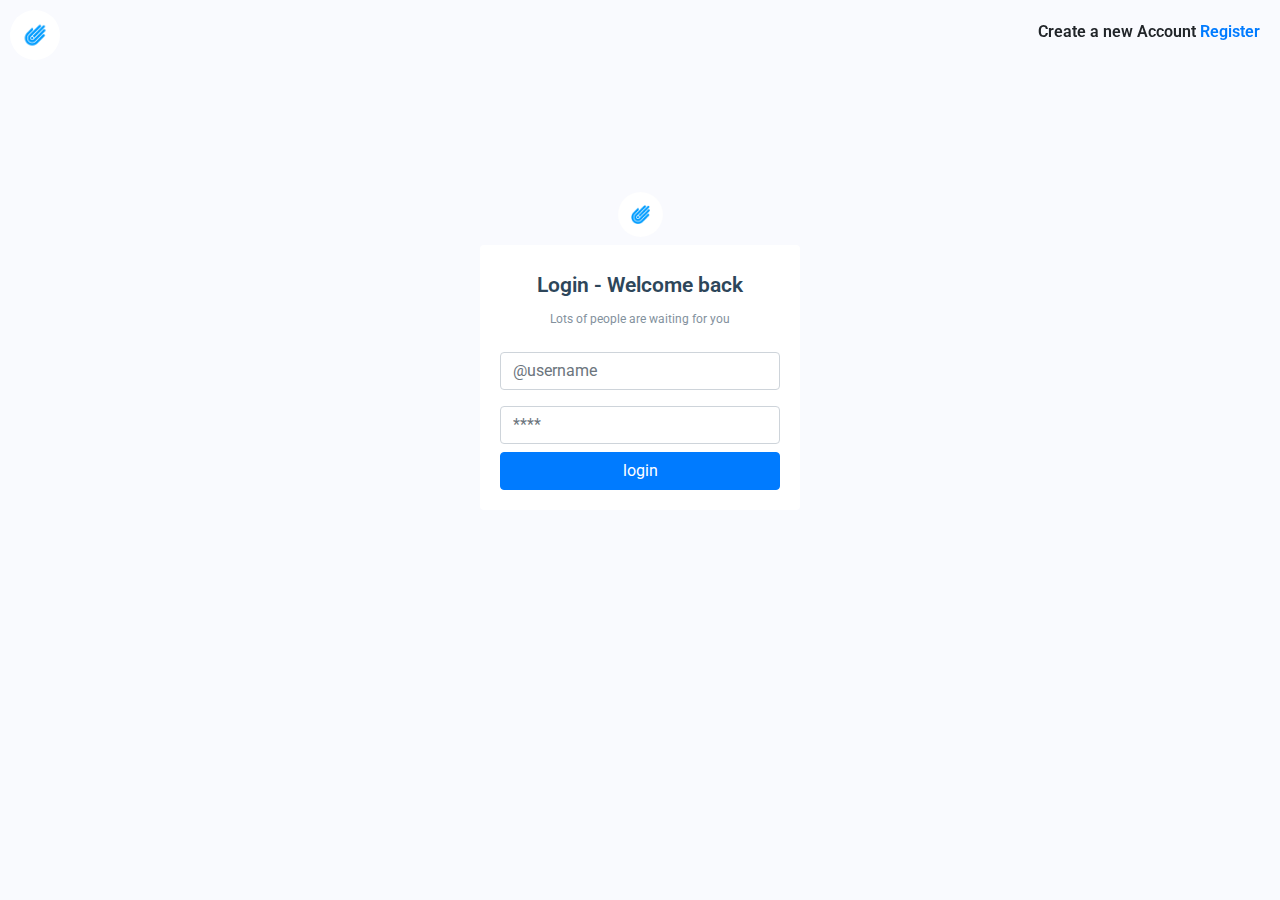
<file: login.html>
<!DOCTYPE html>
<html lang="en">
  <head>
    <meta charset="UTF-8"/>
    <meta name="viewport" content="width=device-width, initial-scale=1.0"/>
    <link rel="preconnect" href="https://fonts.gstatic.com"/>
    <link href="https://fonts.googleapis.com/css2?family=Roboto:wght@300&amp;display=swap" rel="stylesheet"/>
    <link rel="stylesheet" href="css/libs/bootstrap.min.css"/>
    <link rel="stylesheet" href="css/libs/all.min.css"/>
    <link rel="stylesheet" href="css/helpedin.css"/>
    <link rel="stylesheet" href="css/nice-select.css"/>
    <link rel="stylesheet" href="css/waiting.css"/>
    <link rel="icon" href="img/logo.jpg" type="image/jpg" sizes="16x16"/>
  </head>
  <title>Helpedin - Welcome back </title>
  <body>
    <div class="header-login">
      <div class="logo"> <img src="./img/logo.jpg" alt="helpedin logo"/></div>
      <p>Create a new Account <a href="#">Register </a></p>
    </div>
    <!-- login page -->
    <div class="login-block"> 
      <!-- login --><img class="logo mb-2 rounded-circle" src="./img/logo.jpg" alt="logo"/>
      <div class="card border-0 forms">
        <h1 class="py-2 mb-1">Login - Welcome back</h1>
        <p class="desc">Lots of people are waiting for you</p>
        <input class="form-control form-control-md mb-2 mt-2" type="text" name="" placeholder="@username"/>
        <input class="form-control form-control-md mb-2 mt-2" type="password" name="" placeholder="****"/>
        <button class="btn btn-primary btn-md login-btn">login </button>
      </div>
    </div>
    <!-- # login page -->
    <!-- javascript -->
    <script src="./js/libs/jquery.min.js"></script>
    <script src="./js/libs/all.min.js"></script>
    <script src="./js/libs/popper.min.js"></script>
    <script src="./js/libs/bootstrap.min.js"></script>
    <script src="./js/plugin/jquery.nice-select.min.js"></script>
    <script src="./js/plugin/jquery.simpleLoadMore.min.js"> </script>
    <script src="./js/plugin/waiting.js"> </script>
    <script src="./js/plugin/jquery.loading.js"> </script>
    <script src="./js/helpedin.js"></script>
  </body>
</html>
</file>
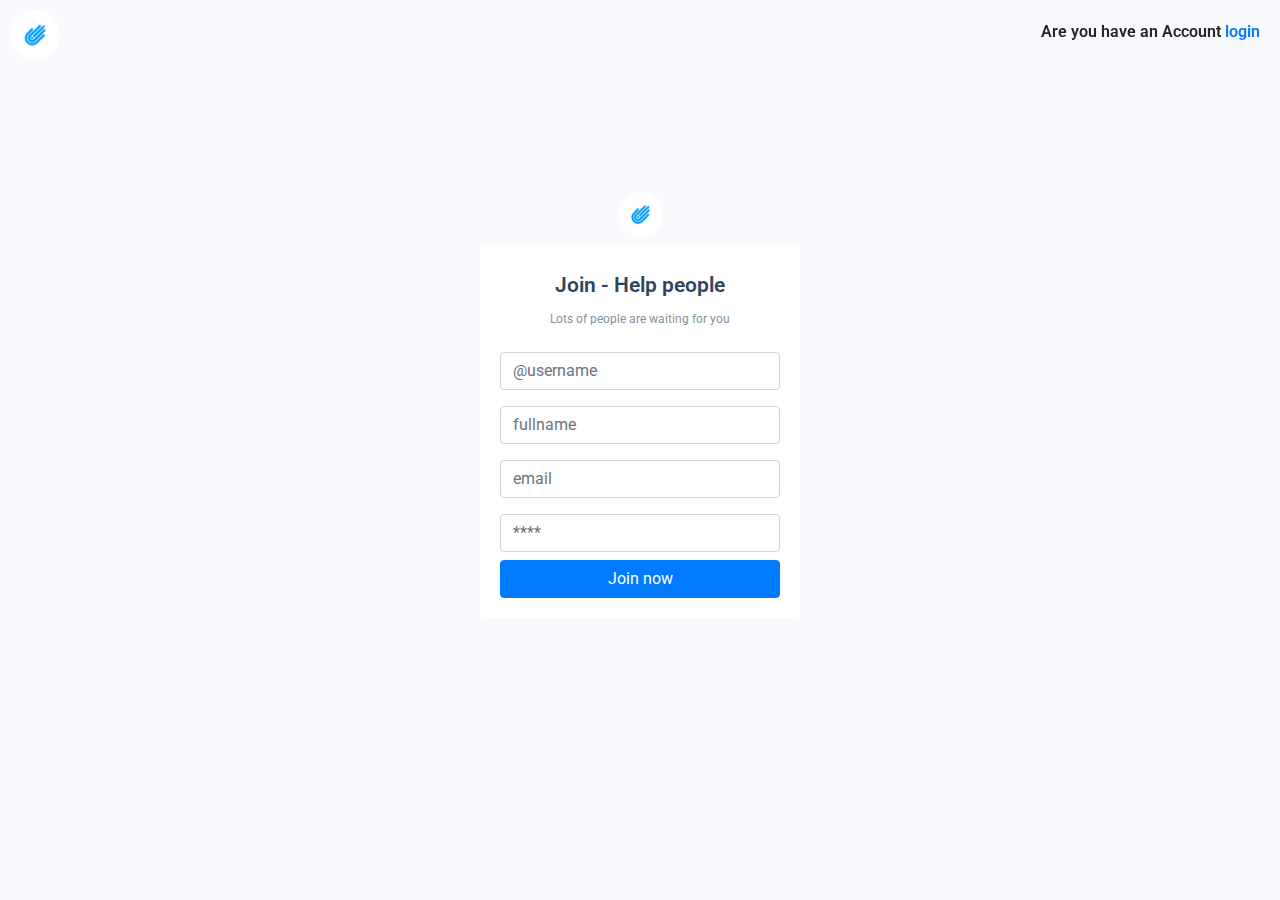
<file: sign.html>
<!DOCTYPE html>
<html lang="en">
  <head>
    <meta charset="UTF-8"/>
    <meta name="viewport" content="width=device-width, initial-scale=1.0"/>
    <link rel="preconnect" href="https://fonts.gstatic.com"/>
    <link href="https://fonts.googleapis.com/css2?family=Roboto:wght@300&amp;display=swap" rel="stylesheet"/>
    <link rel="stylesheet" href="css/libs/bootstrap.min.css"/>
    <link rel="stylesheet" href="css/libs/all.min.css"/>
    <link rel="stylesheet" href="css/helpedin.css"/>
    <link rel="stylesheet" href="css/nice-select.css"/>
    <link rel="stylesheet" href="css/waiting.css"/>
    <link rel="icon" href="img/logo.jpg" type="image/jpg" sizes="16x16"/>
  </head>
  <title>Helpedin - Create a new Account </title>
  <body>
    <div class="header-login">
      <div class="logo"> <img src="./img/logo.jpg" alt="helpedin logo"/></div>
      <p>Are you have an Account <a href="#">login </a></p>
    </div>
    <!-- login page -->
    <div class="login-block"> 
      <!-- login --><img class="logo mb-2 rounded-circle" src="./img/logo.jpg" alt="logo"/>
      <div class="card border-0 forms">
        <h1 class="py-2 mb-1">Join - Help people </h1>
        <p class="desc">Lots of people are waiting for you</p>
        <input class="form-control form-control-md mb-2 mt-2" type="text" name="" placeholder="@username"/>
        <input class="form-control form-control-md mb-2 mt-2" type="text" name="" placeholder="fullname"/>
        <input class="form-control form-control-md mb-2 mt-2" type="email" name="" placeholder="email"/>
        <input class="form-control form-control-md mb-2 mt-2" type="password" name="" placeholder="****"/>
        <button class="btn btn-primary btn-md sign">Join now  </button>
      </div>
    </div>
    <!-- # login page -->
    <!-- javascript -->
    <!-- javascript -->
    <script src="./js/libs/jquery.min.js"></script>
    <script src="./js/libs/all.min.js"></script>
    <script src="./js/libs/popper.min.js"></script>
    <script src="./js/libs/bootstrap.min.js"></script>
    <script src="./js/plugin/jquery.nice-select.min.js"></script>
    <script src="./js/plugin/jquery.simpleLoadMore.min.js"> </script>
    <script src="./js/plugin/waiting.js"> </script>
    <script src="./js/plugin/jquery.loading.js"> </script>
    <script src="./js/helpedin.js"></script>
  </body>
</html>
</file>
<file: css/helpedin.css>
body{font-family:'Roboto', sans-serif;background-color:#f9fafe}.content{width:calc(100% - 75px);float:right;transition:.5s ease}.hometouch{margin-left:26px}.CenterSpace{width:72%;transition:.5s ease}.load-more__btn{text-align:center;margin:13px;display:block;background:white;padding:10px;font-size:15px;font-weight:600}.done{opacity:0;z-index:-1}.activeStar{background:#2196f3  !important;color:#ffffff  !important;box-shadow:0 0 20px #cbd5dc}.activeFolw{background-color:white !important;border-color:white !important;color:#007bff !important;box-shadow:unset !important}.activesidebar{right:0 !important;z-index:1000 !important;width:60% !important}.activeMoon{border-radius:50px;color:#fbfbfb;background:#007bff;padding:5px;box-shadow:0 0 25px #4a5dca !important}.navleft{position:fixed;width:75px;background-color:white;height:100vh;left:0;transition:.5s ease}.navleft .avatar{margin:.9rem}.navleft .avatar img{width:45px;height:45px;object-fit:cover}.navleft .pages{text-align:center;margin-top:2.5rem}.navleft .pages li{margin-bottom:2rem}.navleft .pages li a{font-size:18px;color:#cbd5dc;transition:.3s ease}.navleft .pages li a.active{border-radius:50px;color:#69aef9}.navleft .pages li a:hover{color:#69aef9}.navleft .pages li .invited{position:absolute;width:45px;bottom:1rem;left:1rem;padding:8px;border:2px solid;height:45px;border-radius:50px}.navleft .pages li .invited:hover{padding:8px !important;background-color:#f3fbfe;border-radius:50px;box-shadow:0 0 25px #d9d9f5;color:#69aef9}.sidebar{width:26%;height:100vh;top:0;position:fixed;background-color:white;right:0;transition:.5s ease}.sidebar .notify .header .fa-bell{width:20px;color:#9ab4ca;height:20px;padding:4px;background-color:white;box-shadow:0 0 20px #ccc;border-radius:15px;transform:rotate(345deg)}.sidebar .notify .header a{font-size:15px;color:black;text-decoration:none}.sidebar .notify .notifys{margin-top:12px;position:relative}.sidebar .notify .notifys .noti{display:flex;padding:10px;background-color:#f9f9f9;border-bottom:2px solid #eee}.sidebar .notify .notifys .noti .avatar img{width:45px;height:45px;object-fit:cover;margin-right:10px}.sidebar .notify .notifys .noti .avatar .time{position:absolute;right:0;font-size:12px;margin-right:15px;color:#777}.sidebar .notify .notifys .noti .info .name{font-size:15px;margin-bottom:0;font-weight:600}.sidebar .notify .notifys .noti .info .desc{font-size:13px;color:#ccc;margin-bottom:0}.sidebar .profiles .header span{font-weight:600;margin-left:12px}.sidebar .profiles .acount .avatar{margin-top:10px;margin-right:10px;text-decoration:none}.sidebar .profiles .acount .avatar img{width:60px;height:60px;object-fit:cover;border:3px solid #eaeaea;border-radius:10px !important;margin-bottom:10px}.sidebar .profiles .acount .moreaccount span{font-size:15px}.sidebar .tags .header span{font-weight:600;margin-left:12px}.sidebar .tags .cats ul{margin-left:15px;margin-top:15px}.sidebar .tags .cats ul li{display:inline-block;width:auto;padding:9px;margin-bottom:5px;background-color:#f3f3f3;border-radius:50px;font-size:14px}.sidebar .tags .cats ul li a{color:#696868}.pushright{position:absolute;opacity:0;z-index:-1;right:0;top:0;width:17px;height:100%;background-color:#e6e7ea;transition:.5s ease}.pushright:hover{background-color:#e0e1e4}.screenHome{margin-left:13px;margin-right:13px;margin-top:16px;padding:30px;border-radius:25px}.screenHome .title{font-size:18px;font-weight:600;display:block}.screenHome .desc{display:block;font-size:15px;color:#cbd5dc}.screenHome .feedback .ques{font-weight:600;color:#9a9fa0;padding:10px;display:block;border-left:3px solid #009eff}.screenHome .feedback .feild{position:relative}.screenHome .feedback .feild .btn-primary{position:absolute;left:334px;top:-9px;box-shadow:0 0 25px #ccc}.screenHome .feedback .form-control{width:350px;border:0;margin-left:15px;background-color:#f9fdfe}.screenHome .coverImg img{width:250px}.creatPost{border-radius:25px}.creatPost .shape .avatar img{width:40px;height:40px;object-fit:cover}.creatPost .shape .post{width:100%}.creatPost .shape .post textarea{border:0;margin:3px;height:42px;margin-bottom:0}.creatPost .control{margin-left:15px;margin-right:15px}.creatPost .control .btn-primary{float:right}.creatPost .control select{margin-top:10px;margin-left:10px}.homePosts h1{font-size:1rem;font-weight:600;color:#424c4e}.homePosts .post{position:relative}.homePosts .post .personInfo{display:flex;position:relative}.homePosts .post .personInfo .avatar{margin-right:10px}.homePosts .post .personInfo .avatar img{width:45px;height:45px;object-fit:cover}.homePosts .post .personInfo .info{position:relative;width:100%}.homePosts .post .personInfo .info .dropdown{top:-63px;width:150px}.homePosts .post .personInfo .info .dropdown .dropdown-menu{box-shadow:0 0 30px #eaeff7;border:0;border-radius:15px}.homePosts .post .personInfo .info .dropdown .dropdown-menu a{padding:10px}.homePosts .post .personInfo .info .name{font-size:15px;font-weight:600;margin-bottom:0}.homePosts .post .personInfo .info .desc{font-size:12px;color:#a8b1b8}.homePosts .post .personInfo .info .option{position:absolute;right:0;top:0;cursor:pointer}.homePosts .post .sharepost{width:15%;margin-top:17px}.profile .body-profile{transition:.6s ease}.profile .body-profile .profile-about .left-row{position:sticky;top:10px}.profile .body-profile .profile-about .left-row .desc{font-size:13px;line-height:1.6;color:#77848e}.profile .body-profile .profile-about .title{font-size:1.2rem;font-weight:600}.profile .body-profile .profile-about .activate .allActives .post{position:relative;border-radius:13px;box-shadow:0 0 30px #dde0f1;transition:.5s ease}.profile .body-profile .profile-about .activate .allActives .post:hover{transform:skewX(-1.4deg);transition:.5s ease;opacity:.9;cursor:pointer}.profile .body-profile .profile-about .activate .allActives .post .personInfo{display:flex;position:relative}.profile .body-profile .profile-about .activate .allActives .post .personInfo .avatar{margin-right:10px}.profile .body-profile .profile-about .activate .allActives .post .personInfo .avatar img{width:45px;height:45px;object-fit:cover}.profile .body-profile .profile-about .activate .allActives .post .personInfo .info{position:relative;width:100%}.profile .body-profile .profile-about .activate .allActives .post .personInfo .info .dropdown{top:-63px;width:150px}.profile .body-profile .profile-about .activate .allActives .post .personInfo .info .dropdown .dropdown-menu{box-shadow:0 0 30px #eaeff7;border:0;border-radius:15px}.profile .body-profile .profile-about .activate .allActives .post .personInfo .info .dropdown .dropdown-menu a{padding:10px}.profile .body-profile .profile-about .activate .allActives .post .personInfo .info .name{font-size:15px;font-weight:600;margin-bottom:0}.profile .body-profile .profile-about .activate .allActives .post .personInfo .info .desc{font-size:12px;color:#a8b1b8}.profile .body-profile .profile-about .activate .allActives .post .personInfo .info .option{position:absolute;right:0;top:0;cursor:pointer}.profile .body-profile .profile-about .activate .allActives .post .sharepost{width:15%;margin-top:17px}.navtop{background-color:white;opacity:0;padding:6px 10px 1px 10px;transition:.5s ease;position:fixed;width:100%;z-index:-1000;border-bottom:2px solid #c0e0f9}.navtop ul{display:flex}.navtop ul .menu img{width:23px;position:absolute;right:13px;top:15px}.navtop ul .logo{display:block;margin:auto}.navtop ul .logo img{width:23px}.navtop ul .list{font-size:23px;padding-top:5px}@media only screen and (max-width: 700px){.navtop{opacity:1;z-index:1000}.pushright{right:-150px  !important;position:unset !important}}@media only screen and (max-width: 1500px){.sidebar{width:26%;overflow-y:scroll;height:100vh;top:0;position:fixed;background-color:white;right:0}}@media only screen and (max-width: 1260px){.sidebar{right:-1250px;will-change:right;z-index:1000 !important;transition:.5s ease}.pushright{z-index:1000 !important;opacity:1 !important}}@media only screen and (max-width: 1260px){.CenterSpace{width:100%}.hometouch{margin-right:26px}}@media only screen and (max-width: 700px){.content{width:100%;margin-top:60px}}@media only screen and (max-width: 700px){.navleft{position:fixed;width:75px;background-color:white;height:100vh;left:-150px;transition:.5s ease;will-change:left}.activenav{left:0 !important;z-index:2000 !important;box-shadow:0 0 30px #eee;transition:.5s ease}.removenav{left:-150px;z-index:2000 !important;box-shadow:0 0 30px #eee;transition:.5s ease-in-out}.done{opacity:1;z-index:1}}@media only screen and (max-width: 700px){.screenHome{margin-left:13px;margin-right:13px;margin-top:16px;padding:30px;border-radius:25px}.screenHome .title{font-size:20px;font-weight:600;display:block;text-align:center}.screenHome .desc{display:block;font-size:15px;color:#cbd5dc;text-align:center}.screenHome .feedback{width:100% !important}.screenHome .feedback .feild{position:relative;width:auto}.screenHome .feedback .feild .btn-primary{position:unset;width:30%;margin-left:5%;box-shadow:0 0 25px #ccc}.screenHome .feedback .feild .form-control{width:auto}}@media only screen and (max-width: 540px){.screenHome{overflow:hidden !important}.screenHome .information .form-control{width:100% !important;margin-bottom:15px}.screenHome .coverImg img{width:100% !important}}@media only screen and (max-width: 280px){.screenHome{overflow:hidden !important}.screenHome .information .form-control{width:100% !important;margin-bottom:15px}.screenHome .coverImg img{width:100% !important}}@media only screen and (max-width: 700px){.homePosts .post .sharepost{width:50%;margin-top:17px}}@media only screen and (max-width: 1150px){.login-block{width:40% !important;margin:25% auto !important;transition:.6s ease !important;will-change:width}}@media only screen and (max-width: 900px){.login-block{width:50% !important;margin:30% auto !important;transition:.6s ease !important;will-change:width}}@media only screen and (max-width: 650px){.login-block{width:70% !important;margin:40% auto !important;transition:.6s ease !important;will-change:width}}@media only screen and (max-width: 500px){.login-block{width:80% !important;margin:20% auto !important;transition:.6s ease !important;will-change:width}}@media only screen and (max-width: 1200px){.settings .fields h1{text-align:center !important}.settings .fields span{text-align:center !important;margin:15px}.settings .fields .btn-primary{position:unset !important;width:100% !important}}@media only screen and (max-width: 1220px){.show-post .comments-area .comment .content-area .professional_comment{right:0px !important;top:0px !important}}.invite{position:relative;width:256px;margin:5% auto}.invite .cover{width:250px;height:250px;border-radius:100%;display:block}.invite .logo{width:45px;height:45px;object-fit:cover;position:absolute;right:18px;bottom:34px;border-radius:50px;border:2px solid #f9fafe}.intitle{font-weight:bold;text-align:center;font-size:28px}.indesc{text-align:center;width:350px;margin:auto}.incode{width:331px;margin:auto;border:0;border-bottom:2px solid #89d3ff;border-radius:7px}.inline{width:160px;color:#ddd}.inbtncode{margin:auto;display:block}.infield{position:relative;width:330px;margin:auto}.infield .spinner-grow{position:absolute;margin:8px}.header-login{width:100%;position:fixed;top:0}.header-login .logo{float:left}.header-login .logo img{width:50px;height:50px;object-fit:cover;border-radius:50px;margin:10px}.header-login p{float:right;margin:20px;font-weight:600}.login-block{width:25%;margin:15% auto;display:block}.login-block .forms{padding:20px !important}.login-block .logo{width:45px;height:45px;object-fit:cover;margin:auto;display:block}.login-block h1{font-size:1.3rem;text-align:center;font-weight:600;color:#2d465a}.login-block .desc{font-size:12px;text-align:center;color:#83919d}.body-profile .user-area{position:relative}.body-profile .user-area .avatar img{width:190px;height:190px;object-fit:cover;margin:3% auto;display:block}.body-profile .user-area .info{text-align:center}.body-profile .user-area .info .name{font-size:1.5rem;font-weight:600;margin-bottom:0}.body-profile .user-area .info .desc{font-size:.8rem;color:gray}.body-profile .user-area .details ul li{display:inline-block;height:56px;padding:11px;background:white;width:70px;font-size:1.4rem;margin:0 20px 11px;border-radius:5px}.body-profile .user-area .details ul li a .fa-facebook{color:#1d71ef}.body-profile .user-area .details ul li a .fa-twitter{color:#2196f3}.body-profile .user-area .details ul li a .fa-phone{color:#51c34a}.body-profile .user-area .btn-primary{width:120px;box-shadow:2px 16px 28px 0px #bfc3dc;border-radius:50px}.body-profile .user-area .editpage{position:absolute;right:10px;top:10px;width:25px;font-size:.8rem;color:white;padding:3px 6px;height:25px;background:#2196f3;border-radius:50px;box-shadow:0 0 20px #babdd0}.body-profile .user-area .follower{position:absolute;top:0;left:10px;color:#8d9fab;font-weight:600}.settings .fields h1{font-size:1.1rem;font-weight:revert;color:#3c4956;margin-bottom:15px}.settings .fields span{font-size:1rem;font-weight:600;color:#3c4956}.settings .fields label{font-size:.9rem;font-weight:600;margin-top:10px}.settings .fields .btn-primary{position:absolute;right:16px;bottom:7px}.settings .fields .form-control{padding:21px;border:0;background:#eff2f5;color:gray}.show-post .post-area{position:relative}.show-post .post-area .avatar img{width:50px;height:50px;object-fit:cover;position:absolute;z-index:1;top:-15px;left:-11px;border:3px solid #d7d8dc}.show-post .post-area .save{position:absolute;right:6px;top:0;color:#c5c7d0}.show-post .comments-area{height:auto;background:white;margin-top:5px;padding:10px;margin-bottom:10px;transition:.5s ease}.show-post .comments-area .comment{position:relative;transition:.5s ease;display:flex;padding:10px;background:#f8f8f9;border-radius:50px;margin-bottom:15px}.show-post .comments-area .comment .avatar img{width:35px;height:35px;object-fit:cover}.show-post .comments-area .comment .content-area{margin-left:10px}.show-post .comments-area .comment .content-area .name{font-size:1.3rem;margin-bottom:-9px;display:block;margin-top:-1px;font-size:1rem;font-weight:600}.show-post .comments-area .comment .content-area .com{font-size:.8rem;color:gray;margin-top:0}.show-post .comments-area .comment .content-area .professional_comment{position:absolute;right:9px;top:6px;font-size:.9rem;background:#ececec;color:#afb6bb;border-radius:50px;padding:5px;cursor:pointer}.show-post .yourcommentplace .btn-primary{width:120px;box-shadow:1px 2px 20px 0px #bfc3dc;border-radius:50px;margin-top:15px}.darkmode{background-color:#111320;transition:.6s ease}.darkmode .load-more__btn{background:#191b25 !important}.darkmode .navleft,.darkmode .screenHome,.darkmode .creatPost,.darkmode .homePosts>.post,.darkmode .fields,.darkmode .allActives>.post,.darkmode .sidebar,.darkmode .show-post .comments-area,.darkmode .post-area .show-content,.darkmode .yourcommentplace,.darkmode .creatPost .shape .post textarea{background-color:#1d1f2a  !important}.darkmode .homePosts .post,.darkmode .allActives .post,.darkmode .screenHome,.darkmode .sidebar,.darkmode .sidebar a,.darkmode .post-area .show-content,.darkmode .show-post .comments-area .comment{color:white !important}.darkmode .sidebar .notify .notifys .noti,.darkmode .show-post .comments-area .comment{background-color:#181923 !important;border-bottom:2px solid #1e202a !important}.darkmode .sidebar .profiles .acount .avatar img{border:3px solid #424761 !important}.darkmode .sidebar .tags .cats ul li{background-color:#181923 !important}.darkmode .sidebar .notify .header .fa-bell{color:#007bff;background-color:#1d1f2a;box-shadow:0 0 20px #1d1f2a}.darkmode .navtop{background-color:#1d1f2a;border-bottom:2px solid #234e6e}.darkmode .screenHome button,.darkmode .yourcommentplace .btn-primary{box-shadow:0 0 25px #4a5dca !important}.darkmode .yourcommentplace textarea{background:#181923 !important;border:0 !important}.darkmode .show-post .comments-area .comment .content-area .professional_comment{background-color:#1d1e29 !important}.darkmode .show-post .comments-area .comment .content-area .professional_comment.activeStar{box-shadow:0 0 25px #4a5dca !important;background-color:#478ffa !important}.darkmode .body-profile .user-area .info{text-align:center}.darkmode .body-profile .user-area .info .name{color:white !important}.darkmode .body-profile .user-area .details ul li{background:#1d1f2a !important}.darkmode .body-profile .user-area .btn-primary{box-shadow:0 0 25px #4a5dca !important}.darkmode .body-profile .user-area .editpage{box-shadow:0 0 25px #4a5dca !important}.darkmode .body-profile .allActives .post{box-shadow:0 0 0 !important}.darkmode .body-profile .profile-about .title{color:white !important}.darkmode .body-profile .profile-about .desc{color:gray !important}.darkmode .settings .fields .form-control{background:#181a23 !important;color:white !important}.blackmode{background-color:#0d0c15;transition:.6s ease}.blackmode .load-more__btn{background:#191b25 !important}.blackmode .navleft,.blackmode .screenHome,.blackmode .creatPost,.blackmode .homePosts>.post,.blackmode .allActives>.post,.blackmode .sidebar,.blackmode .creatPost .shape .post textarea{background-color:#101115    !important}.blackmode .homePosts .post,.blackmode .allActives .post,.blackmode .screenHome,.blackmode .sidebar,.blackmode .sidebar a{color:white !important}.blackmode .sidebar .notify .notifys .noti{background-color:#181923 !important;border-bottom:2px solid #1e202a !important}.blackmode .sidebar .profiles .acount .avatar img{border:3px solid #424761 !important}.blackmode .sidebar .tags .cats ul li{background-color:#181923 !important}.blackmode .sidebar .notify .header .fa-bell{color:#007bff;background-color:#1d1f2a;box-shadow:0 0 20px #1d1f2a}.blackmode .navtop{background-color:#1d1f2a;border-bottom:2px solid #234e6e}.blackmode .screenHome button{box-shadow:0 0 25px #4a5dca !important}.blackmode .body-profile .user-area .info{text-align:center}.blackmode .body-profile .user-area .info .name{color:white !important}.blackmode .body-profile .user-area .details ul li{background:#1d1f2a !important}.blackmode .body-profile .user-area .btn-primary{box-shadow:0 0 25px #4a5dca !important}.blackmode .body-profile .user-area .editpage{box-shadow:0 0 25px #4a5dca !important}.blackmode .body-profile .allActives .post{box-shadow:0 0 0 !important}.blackmode .body-profile .profile-about .title{color:white !important}.blackmode .body-profile .profile-about .desc{color:gray !important}
</file>
<file: css/nice-select.css>
.nice-select {
  -webkit-tap-highlight-color: transparent;
  background-color: #fff;
  border-radius: 5px;
  border: solid 1px #e8e8e8;
  box-sizing: border-box;
  clear: both;
  cursor: pointer;
  display: block;
  float: left;
  font-family: inherit;
  font-size: 14px;
  font-weight: normal;
  height: 42px;
  line-height: 40px;
  outline: none;
  padding-left: 18px;
  padding-right: 30px;
  position: relative;
  text-align: left !important;
  -webkit-transition: all 0.2s ease-in-out;
  transition: all 0.2s ease-in-out;
  -webkit-user-select: none;
     -moz-user-select: none;
      -ms-user-select: none;
          user-select: none;
  white-space: nowrap;
  width: auto; }
  .nice-select:hover {
    border-color: #dbdbdb; }
  .nice-select:active, .nice-select.open, .nice-select:focus {
    border-color: #999; }
  .nice-select:after {
    border-bottom: 2px solid #999;
    border-right: 2px solid #999;
    content: '';
    display: block;
    height: 5px;
    margin-top: -4px;
    pointer-events: none;
    position: absolute;
    right: 12px;
    top: 50%;
    -webkit-transform-origin: 66% 66%;
        -ms-transform-origin: 66% 66%;
            transform-origin: 66% 66%;
    -webkit-transform: rotate(45deg);
        -ms-transform: rotate(45deg);
            transform: rotate(45deg);
    -webkit-transition: all 0.15s ease-in-out;
    transition: all 0.15s ease-in-out;
    width: 5px; }
  .nice-select.open:after {
    -webkit-transform: rotate(-135deg);
        -ms-transform: rotate(-135deg);
            transform: rotate(-135deg); }
  .nice-select.open .list {
    opacity: 1;
    pointer-events: auto;
    -webkit-transform: scale(1) translateY(0);
        -ms-transform: scale(1) translateY(0);
            transform: scale(1) translateY(0); }
  .nice-select.disabled {
    border-color: #ededed;
    color: #999;
    pointer-events: none; }
    .nice-select.disabled:after {
      border-color: #cccccc; }
  .nice-select.wide {
    width: 100%; }
    .nice-select.wide .list {
      left: 0 !important;
      right: 0 !important; }
  .nice-select.right {
    float: right; }
    .nice-select.right .list {
      left: auto;
      right: 0; }
  .nice-select.small {
    font-size: 12px;
    height: 36px;
    line-height: 34px; }
    .nice-select.small:after {
      height: 4px;
      width: 4px; }
    .nice-select.small .option {
      line-height: 34px;
      min-height: 34px; }
  .nice-select .list {
    background-color: #fff;
    border-radius: 5px;
    box-shadow: 0 0 0 1px rgba(68, 68, 68, 0.11);
    box-sizing: border-box;
    margin-top: 4px;
    opacity: 0;
    overflow: hidden;
    padding: 0;
    pointer-events: none;
    position: absolute;
    top: 100%;
    left: 0;
    -webkit-transform-origin: 50% 0;
        -ms-transform-origin: 50% 0;
            transform-origin: 50% 0;
    -webkit-transform: scale(0.75) translateY(-21px);
        -ms-transform: scale(0.75) translateY(-21px);
            transform: scale(0.75) translateY(-21px);
    -webkit-transition: all 0.2s cubic-bezier(0.5, 0, 0, 1.25), opacity 0.15s ease-out;
    transition: all 0.2s cubic-bezier(0.5, 0, 0, 1.25), opacity 0.15s ease-out;
    z-index: 9; }
    .nice-select .list:hover .option:not(:hover) {
      background-color: transparent !important; }
  .nice-select .option {
    cursor: pointer;
    font-weight: 400;
    line-height: 40px;
    list-style: none;
    min-height: 40px;
    outline: none;
    padding-left: 18px;
    padding-right: 29px;
    text-align: left;
    -webkit-transition: all 0.2s;
    transition: all 0.2s; }
    .nice-select .option:hover, .nice-select .option.focus, .nice-select .option.selected.focus {
      background-color: #f6f6f6; }
    .nice-select .option.selected {
      font-weight: bold; }
    .nice-select .option.disabled {
      background-color: transparent;
      color: #999;
      cursor: default; }

.no-csspointerevents .nice-select .list {
  display: none; }

.no-csspointerevents .nice-select.open .list {
  display: block; }
</file>
<file: css/waiting.css>
.waiting-container {
    min-height: 16px;
    transition: opacity 0.25s;
    opacity: 1;
  }
  .waiting-container.hidden {
    opacity: 0;
  }
  .waiting-container.overlay {
    position: absolute;
    top: 0;
    left: 0;
    width: 100%;
    height: 100%;
  }
  .waiting-container.fixed {
    position: fixed;
    z-index: 9999;
  }
  
  .waiting-overlay {
    width: 100%;
    height: 100%;
    background: rgba(255, 255, 255, 0.75);
  }
  
  .waiting-indicator {
    width: 16px;
    height: 16px;
    background: url("../src/ajax-loader-white.gif");
  }
  .waiting-indicator.center, .waiting-indicator.top, .waiting-indicator.bottom {
    position: absolute;
  }
  .waiting-indicator.center {
    top: 50%;
    left: 50%;
    margin: -8px 0 0 -8px;
  }
  .waiting-indicator.top {
    top: 0;
    margin-top: 0;
  }
  .waiting-indicator.bottom {
    top: auto;
    bottom: 0;
    margin-top: 0;
  }
  .waiting-indicator.left {
    left: 0;
    margin-left: 0;
  }
  .waiting-indicator.right {
    left: auto;
    right: 0;
    margin-left: 0;
  }
</file>
